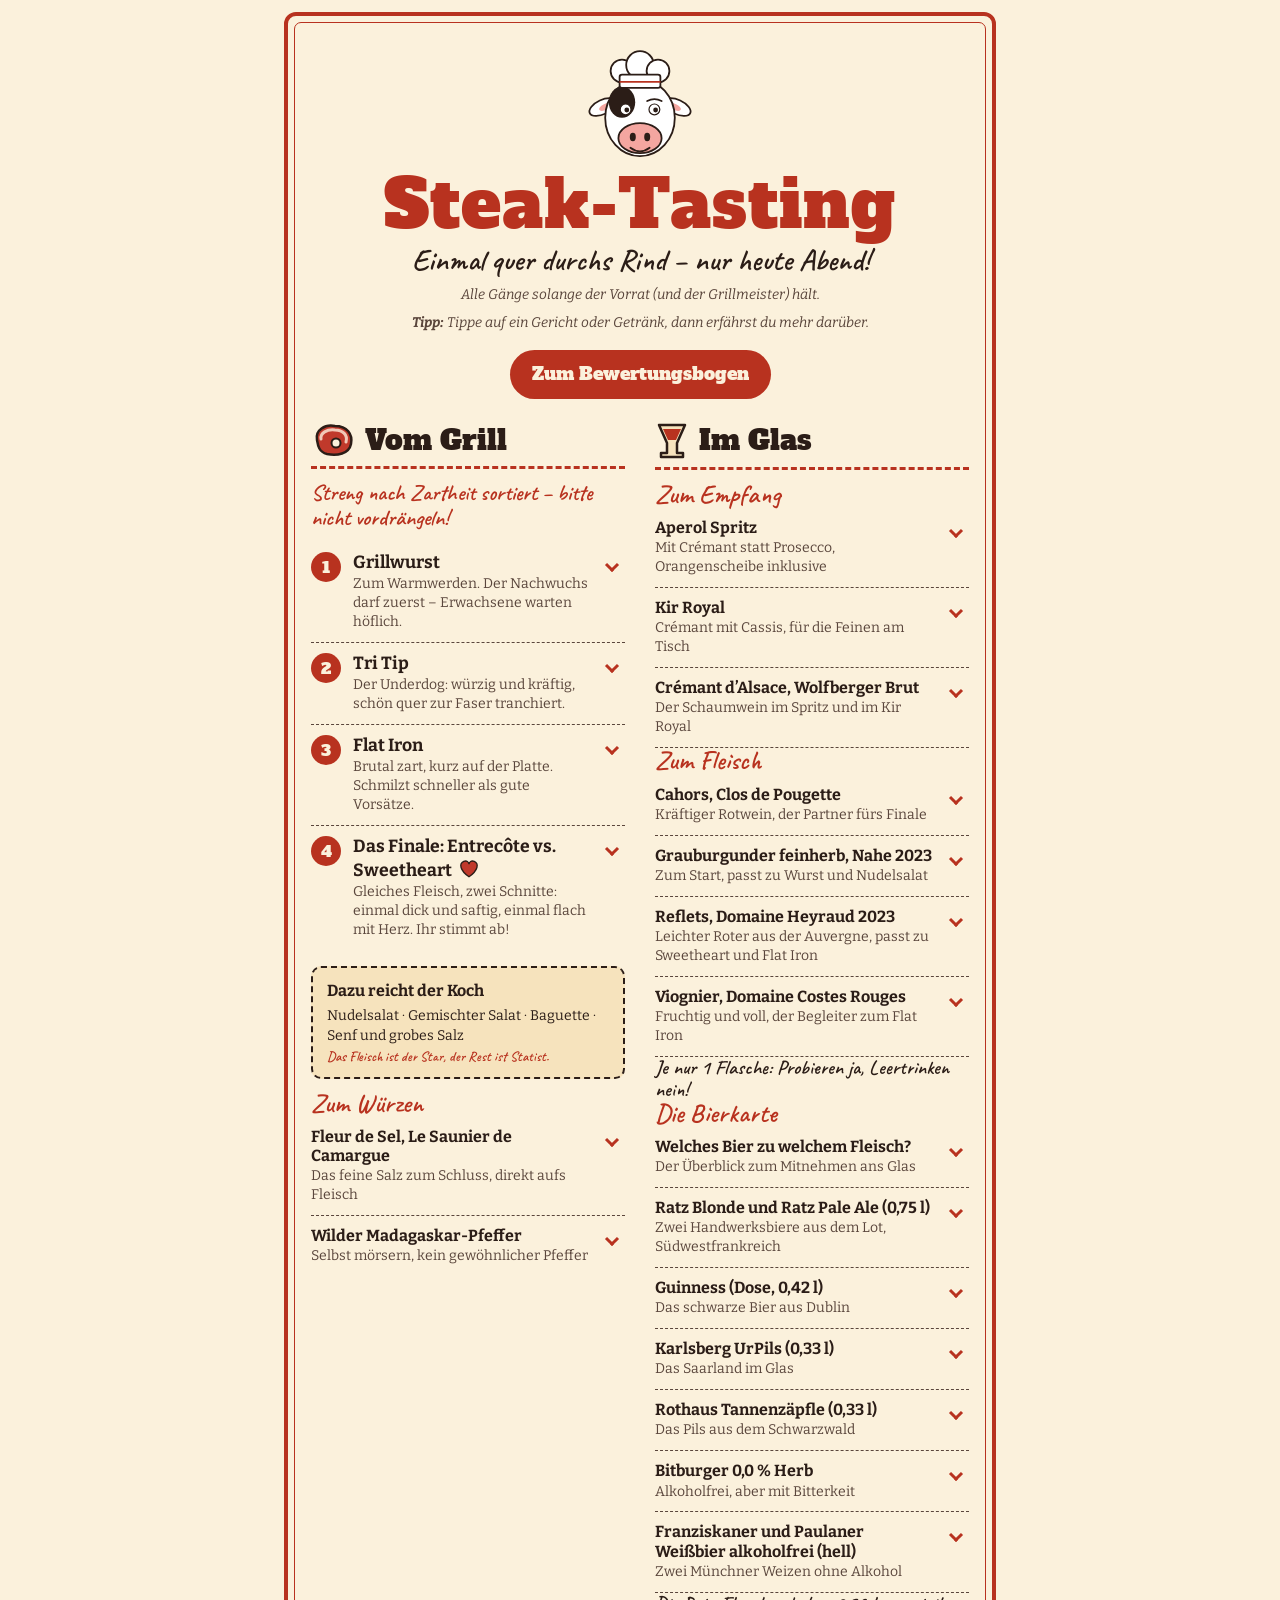
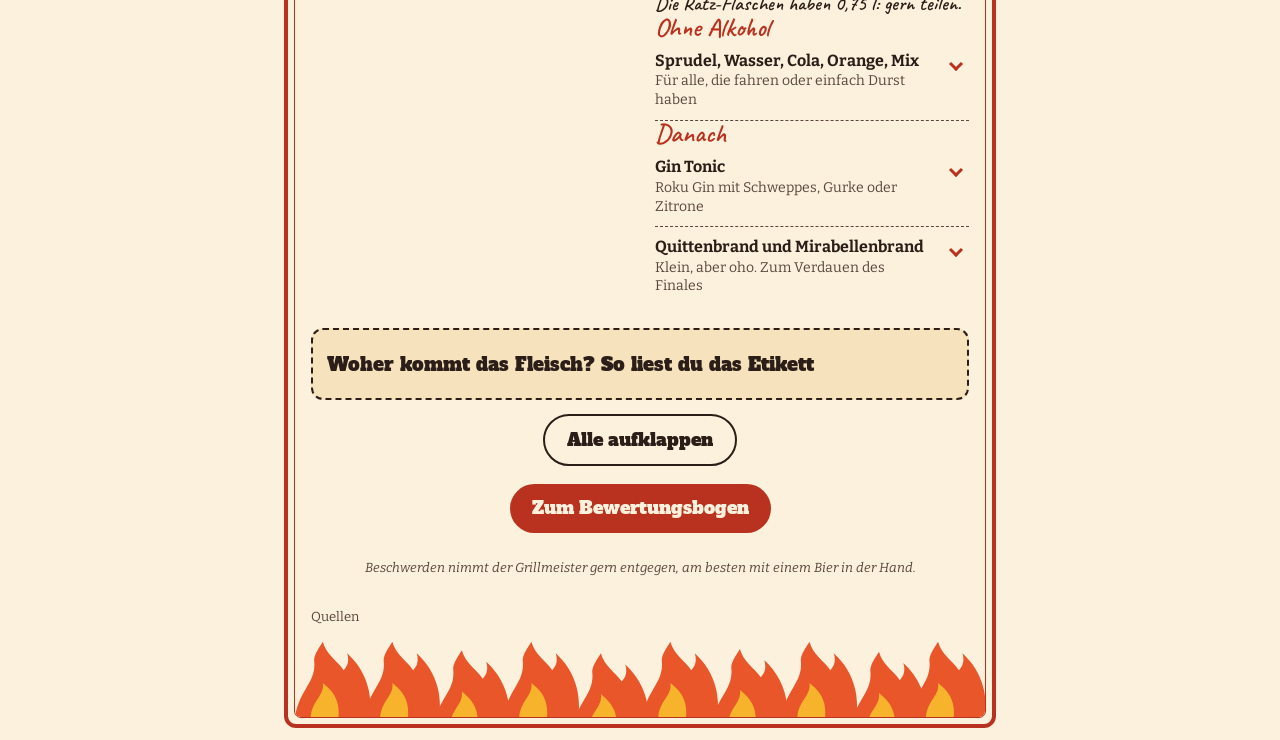
<file: index.html>
<!doctype html>
<html lang="de">
<head>
<meta charset="utf-8">
<meta name="viewport" content="width=device-width, initial-scale=1">
<meta name="color-scheme" content="light">
<meta name="theme-color" content="#b8321f">
<title>Steak-Tasting</title>
<link rel="preconnect" href="https://fonts.googleapis.com">
<link rel="preconnect" href="https://fonts.gstatic.com" crossorigin>
<link href="https://fonts.googleapis.com/css2?family=Alfa+Slab+One&family=Bitter:ital,wght@0,400;0,700;1,400&family=Caveat:wght@600&display=swap" rel="stylesheet">
<link rel="stylesheet" href="style.css">
<link rel="stylesheet" href="karte.css">
</head>
<body>
<main class="page">
<div class="frame"><div class="frame-in">

<header class="head">
<svg viewBox="0 0 200 200" xmlns="http://www.w3.org/2000/svg" role="img" aria-label="Kuh mit Kochmütze">
<ellipse cx="38" cy="100" rx="24" ry="12" transform="rotate(-25 38 100)" fill="#ffffff" stroke="#2b1d17" stroke-width="3"/>
<ellipse cx="162" cy="100" rx="24" ry="12" transform="rotate(25 162 100)" fill="#ffffff" stroke="#2b1d17" stroke-width="3"/>
<ellipse cx="42" cy="100" rx="11" ry="5" transform="rotate(-25 42 100)" fill="#f4a6a0"/>
<ellipse cx="158" cy="100" rx="11" ry="5" transform="rotate(25 158 100)" fill="#f4a6a0"/>
<ellipse cx="100" cy="118" rx="58" ry="64" fill="#ffffff" stroke="#2b1d17" stroke-width="3"/>
<ellipse cx="70" cy="92" rx="22" ry="26" fill="#2b1d17"/>
<circle cx="76" cy="104" r="9" fill="#ffffff" stroke="#2b1d17" stroke-width="2"/>
<circle cx="78" cy="105" r="4" fill="#2b1d17"/>
<circle cx="124" cy="104" r="9" fill="#ffffff" stroke="#2b1d17" stroke-width="2"/>
<circle cx="126" cy="105" r="4" fill="#2b1d17"/>
<path d="M112 90 Q124 84 136 90" fill="none" stroke="#2b1d17" stroke-width="3" stroke-linecap="round"/>
<ellipse cx="100" cy="152" rx="36" ry="25" fill="#f4a6a0" stroke="#2b1d17" stroke-width="3"/>
<ellipse cx="88" cy="150" rx="5" ry="7" fill="#2b1d17"/>
<ellipse cx="112" cy="150" rx="5" ry="7" fill="#2b1d17"/>
<path d="M84 168 Q100 180 116 168" fill="none" stroke="#2b1d17" stroke-width="3" stroke-linecap="round"/>
<circle cx="70" cy="40" r="19" fill="#ffffff" stroke="#2b1d17" stroke-width="3"/>
<circle cx="100" cy="30" r="23" fill="#ffffff" stroke="#2b1d17" stroke-width="3"/>
<circle cx="130" cy="40" r="19" fill="#ffffff" stroke="#2b1d17" stroke-width="3"/>
<rect x="66" y="46" width="68" height="22" rx="4" fill="#ffffff" stroke="#2b1d17" stroke-width="3"/>
<line x1="66" y1="58" x2="134" y2="58" stroke="#b8321f" stroke-width="3"/>
</svg>
<h1>Steak-Tasting</h1>
<p class="sub">Einmal quer durchs Rind – nur heute Abend!</p>
<p class="small">Alle Gänge solange der Vorrat (und der Grillmeister) hält.</p>
<p class="small"><b>Tipp:</b> Tippe auf ein Gericht oder Getränk, dann erfährst du mehr darüber.</p>
</header>

<div class="cta"><a class="btn" href="bewertung.html">Zum Bewertungsbogen</a></div>

<div class="cols">

<section class="col" aria-labelledby="h-grill">
<h2 id="h-grill">
<svg width="44" height="36" viewBox="0 0 44 36" xmlns="http://www.w3.org/2000/svg" role="img" aria-label="Steak">
<path d="M6 18 C4 8 14 2 24 4 C36 4 42 12 40 22 C38 32 26 34 16 32 C8 30 7 24 6 18 Z" fill="#c0392b" stroke="#2b1d17" stroke-width="2.5"/>
<path d="M10 17 C9 11 16 7 24 8 C32 8 37 13 35 20" fill="none" stroke="#f1c9b8" stroke-width="3" stroke-linecap="round"/>
<circle cx="25" cy="21" r="4.5" fill="#fbf1dc" stroke="#2b1d17" stroke-width="2"/>
</svg>
Vom Grill</h2>
<p class="hand">Streng nach Zartheit sortiert – bitte nicht vordrängeln!</p>

<div id="dishes"></div>

<div class="side">
<b>Dazu reicht der Koch</b>
<p>Nudelsalat · Gemischter Salat · Baguette · Senf und grobes Salz</p>
<p class="hand">Das Fleisch ist der Star, der Rest ist Statist.</p>
</div>

<div id="wuerz"></div>
</section>

<section class="col" aria-labelledby="h-glas">
<h2 id="h-glas">
<svg width="34" height="40" viewBox="0 0 34 40" xmlns="http://www.w3.org/2000/svg" role="img" aria-label="Glas"><path d="M4 4 H30 L22 22 V32 H28 V36 H6 V32 H12 V22 Z" fill="#f6e3bd" stroke="#2b1d17" stroke-width="2.5" stroke-linejoin="round"/><path d="M8 8 H26 L21 19 H13 Z" fill="#b8321f"/></svg>
Im Glas</h2>

<div id="glas"></div>
</section>

</div>

<details class="herk">
<summary>Woher kommt das Fleisch? So liest du das Etikett</summary>
<p>In der EU muss auf jeder Packung Rindfleisch stehen, woher es kommt. Das ist die Spur vom Tier bis in die Kühltheke:</p>
<ul>
<li><b>Geboren in:</b> das Land, in dem das Kalb zur Welt kam.</li>
<li><b>Gemästet in:</b> das Land, in dem es aufgezogen wurde.</li>
<li><b>Geschlachtet in:</b> das Land der Schlachtung, dazu die Zulassungsnummer des Schlachthofs.</li>
<li><b>Zerlegt in:</b> das Land, in dem das Fleisch in Stücke geschnitten wurde, mit Zulassungsnummer des Zerlegebetriebs.</li>
<li><b>Referenznummer:</b> sie verbindet das Fleisch mit dem Tier, zum Beispiel über die Ohrmarke oder eine Charge.</li>
<li><b>Zulassungsnummer:</b> Kürzel wie „DE TH 01829“ stehen für Deutschland, das Bundesland (hier TH = Thüringen) und die Nummer des Betriebs.</li>
</ul>
<p>Passiert alles im selben Land, steht dort nur „Herkunft“ und das Land. Bei jungen Tieren steht zusätzlich Kalbfleisch (bis 8 Monate) oder Jungrindfleisch (8 bis 12 Monate).</p>
<p>Was auf den Packungen von heute Abend steht, findest du bei den einzelnen Gerichten.</p>
</details>

<div class="tools"><button type="button" class="btn alt" id="toggleall">Alle aufklappen</button></div>

<div class="cta"><a class="btn" href="bewertung.html">Zum Bewertungsbogen</a></div>
<p class="foot">Beschwerden nimmt der Grillmeister gern entgegen, am besten mit einem Bier in der Hand.</p>

<details class="quellen">
<summary>Quellen</summary>
<ul>
<li><a href="https://www.weber.com/DE/de/grillgeschichten/grill-know-how/wahlaufruf-für-das-bürgermeisterstück/weber-157671.html">Weber: Bürgermeisterstück</a></li>
<li><a href="https://www.weber.com/DE/de/grillgeschichten/grill-know-how/flat-iron-steak-herzhaft-nussiger-grillgenuss/weber-155459.html">Weber: Flat-Iron-Steak</a></li>
<li><a href="https://en.wikipedia.org/wiki/Flat_iron_steak">Wikipedia: Flat iron steak</a></li>
<li><a href="https://www.kuechenfibel.de/faq/was-ist-rinder-entrecote">Küchenfibel: Rinder-Entrecôte</a></li>
<li><a href="https://www.landkreis-aurich.de/fileadmin/dateiablage/buergerservice/Merkblatt_Rindfleischetikettierung.pdf">Landkreis Aurich: Rindfleischetikettierung</a></li>
<li><a href="https://en.wikipedia.org/wiki/Cahors_wine">Wikipedia: Cahors wine</a></li>
<li><a href="https://www.bmluk.gv.at/themen/lebensmittel/trad-lebensmittel/getraenke/grauburgunder.html">BMLUK: Grauburgunder</a></li>
<li><a href="https://www.decanter.com/features/viognier-246278/">Decanter: Viognier</a></li>
<li><a href="https://www.falstaff.com/en/news/the-mayors-legacy-the-kir-royal">Falstaff: Kir Royal</a></li>
<li><a href="https://www.about-drinks.com/roku-gin-der-authentisch-japanische-premium-craft-gin/">About Drinks: Roku Gin</a></li>
<li><a href="https://lebensmittelpraxis.de/warenkunden/16713-warenverkaufskunde-obstbraende.html?showall=1">Lebensmittelpraxis: Obstbrände</a></li>
</ul>
</details>

<svg class="flames" viewBox="0 0 794 110" preserveAspectRatio="none" xmlns="http://www.w3.org/2000/svg" role="img" aria-label="Flammen">
<defs>
<g id="fl">
<path fill="#e8562a" d="M0 110 C5 70 25 62 22 30 C22 22 28 12 32 4 C36 22 48 30 56 44 C62 36 62 28 60 20 C78 40 90 70 86 110 Z"/>
<path fill="#f7b32b" d="M18 110 C20 86 34 80 32 62 C42 72 52 84 50 110 Z"/>
</g>
</defs>
<use href="#fl" x="0" y="0"/><use href="#fl" x="80" y="0"/><use href="#fl" x="160" y="12"/><use href="#fl" x="240" y="0"/><use href="#fl" x="320" y="16"/><use href="#fl" x="400" y="0"/><use href="#fl" x="480" y="10"/><use href="#fl" x="560" y="0"/><use href="#fl" x="640" y="14"/><use href="#fl" x="708" y="0"/>
</svg>

</div></div>
</main>
<script src="karte.js"></script>
</body>
</html>
</file>
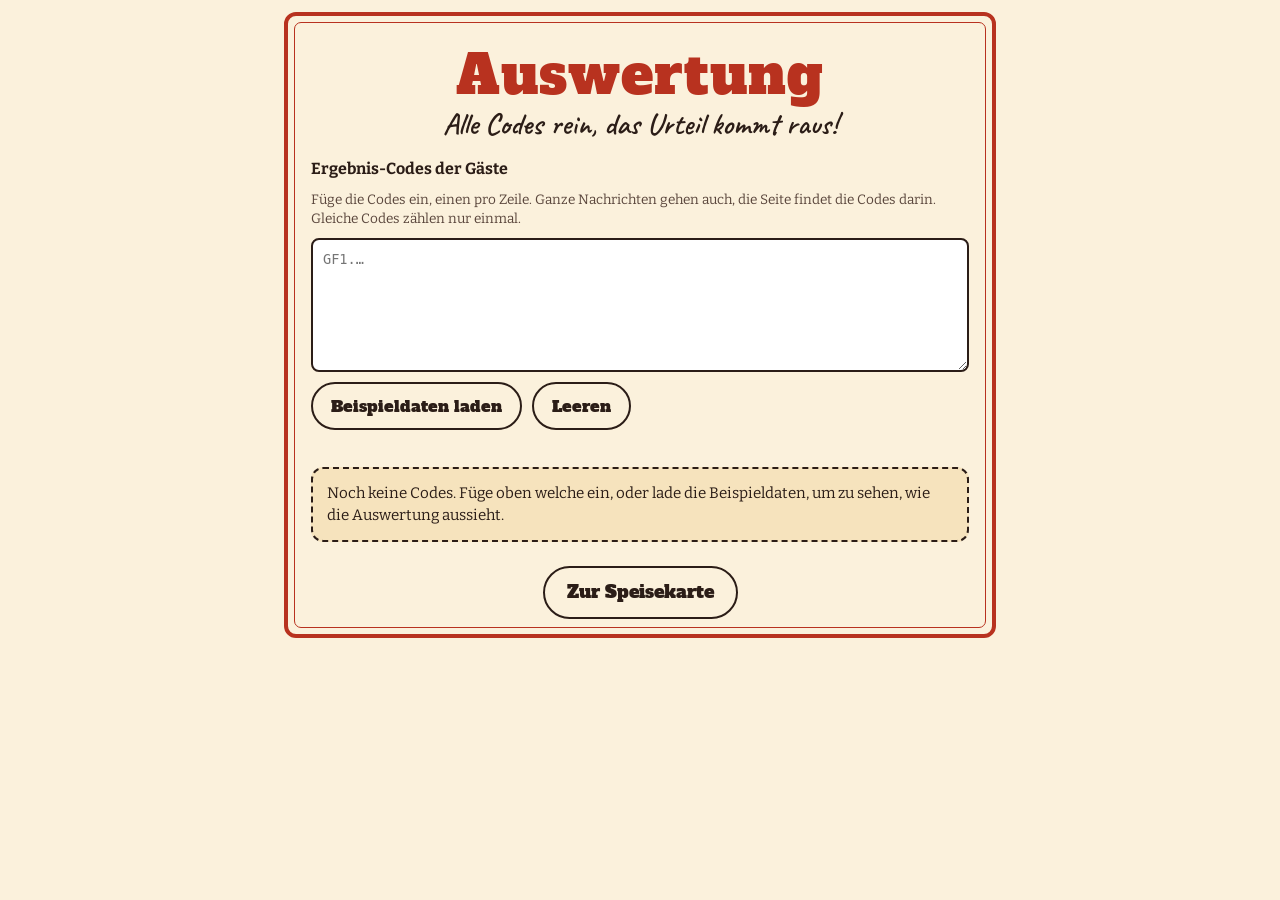
<file: auswertung.html>
<!doctype html>
<html lang="de">
<head>
<meta charset="utf-8">
<meta name="viewport" content="width=device-width, initial-scale=1">
<meta name="color-scheme" content="light">
<meta name="robots" content="noindex">
<meta name="theme-color" content="#b8321f">
<title>Auswertung Steak-Tasting</title>
<link rel="preconnect" href="https://fonts.googleapis.com">
<link rel="preconnect" href="https://fonts.gstatic.com" crossorigin>
<link href="https://fonts.googleapis.com/css2?family=Alfa+Slab+One&family=Bitter:ital,wght@0,400;0,700;1,400&family=Caveat:wght@600&display=swap" rel="stylesheet">
<link rel="stylesheet" href="style.css">
<link rel="stylesheet" href="extra.css">
</head>
<body>
<main class="page">
<div class="frame"><div class="frame-in">

<header class="head">
<h1 style="font-size: clamp(1.9rem, 9vw, 3.4rem); overflow-wrap: anywhere">Auswertung</h1>
<p class="sub">Alle Codes rein, das Urteil kommt raus!</p>
</header>

<div class="eval-in codes">
<label for="codes">Ergebnis-Codes der Gäste</label>
<p class="note">Füge die Codes ein, einen pro Zeile. Ganze Nachrichten gehen auch, die Seite findet die Codes darin. Gleiche Codes zählen nur einmal.</p>
<textarea id="codes" rows="6" spellcheck="false" placeholder="GF1.…"></textarea>
<div class="row-btns">
<button type="button" class="btn alt" id="sample">Beispieldaten laden</button>
<button type="button" class="btn alt" id="clear">Leeren</button>
</div>
</div>

<p class="status" id="status" role="status"></p>

<div class="empty" id="empty">Noch keine Codes. Füge oben welche ein, oder lade die Beispieldaten, um zu sehen, wie die Auswertung aussieht.</div>

<div class="results" id="results" hidden>
<div class="banner" id="banner" hidden>
<span class="k">Sieger nach Herzen</span>
<span class="v" id="winner"></span>
</div>

<div class="blk">
<h2>Die Schnitte im Vergleich</h2>
<div class="scroll"><table class="rank" id="rank"></table></div>
<p class="note">Durchschnitt aus den vergebenen Zahlen von 1 bis 5. Felder, die ein Gast offen gelassen hat, zählen nicht mit. Der beste Wert pro Spalte ist hervorgehoben.</p>
</div>

<div class="blk">
<h2>Favorit des Abends</h2>
<div class="blk" id="favbars"></div>
</div>

<div class="blk">
<h2>Das Duell: dick oder mit Herz?</h2>
<div class="blk" id="duellbars"></div>
</div>

<div class="blk">
<h2>Bestes Getränk zum Fleisch</h2>
<ul class="list" id="drinks"></ul>
</div>

<p class="note" id="guests"></p>
</div>

<div class="actions">
<a class="btn alt" href="index.html">Zur Speisekarte</a>
</div>

</div></div>
</main>

<script>
(function () {
  var CUTS = [
    { id: 'tritip', name: 'Tri Tip' },
    { id: 'flatiron', name: 'Flat Iron' },
    { id: 'entrecote', name: 'Entrecôte' },
    { id: 'sweetheart', name: 'Sweetheart' }
  ];
  var HEAD = ['Schnitt', 'Zart', 'Saftig', 'Würze', 'Kruste', 'Herzen'];
  var FAVNAMES = ['', 'Tri Tip', 'Flat Iron', 'Entrecôte', 'Sweetheart'];
  var DUELLNAMES = ['', 'Entrecôte', 'Sweetheart', 'Unentschieden'];
  var STORE = 'grillfreitag-auswertung-v1';

  var ta = document.getElementById('codes');
  var statusEl = document.getElementById('status');
  var emptyEl = document.getElementById('empty');
  var resultsEl = document.getElementById('results');

  function b64(s) {
    var bytes = new TextEncoder().encode(s);
    var bin = '';
    for (var i = 0; i < bytes.length; i++) bin += String.fromCharCode(bytes[i]);
    return btoa(bin).replace(/\+/g, '-').replace(/\//g, '_').replace(/=+$/, '');
  }
  function unb64(s) {
    s = s.replace(/-/g, '+').replace(/_/g, '/');
    while (s.length % 4) s += '=';
    var bin = atob(s);
    var bytes = new Uint8Array(bin.length);
    for (var i = 0; i < bin.length; i++) bytes[i] = bin.charCodeAt(i);
    return new TextDecoder('utf-8', { fatal: true }).decode(bytes);
  }
  function el(tag, cls, text) {
    var e = document.createElement(tag);
    if (cls) e.className = cls;
    if (text != null) e.textContent = text;
    return e;
  }
  function clear(node) { while (node.firstChild) node.removeChild(node.firstChild); }
  function fmt(x) { return x == null ? '–' : (Math.round(x * 10) / 10).toFixed(1).replace('.', ','); }

  /* Beispieldaten, nur zum Ausprobieren */
  function enc(name, digits, drink) {
    return 'GF1.' + digits + '.' + b64(name) + '.' + b64(drink);
  }
  var SAMPLE = [
    enc('Anna', '34544' + '54345' + '45455' + '44444' + '3' + '1', 'Cahors'),
    enc('Ben', '23433' + '54334' + '35444' + '44345' + '4' + '2', 'Bier'),
    enc('Chris', '33544' + '43353' + '34555' + '55345' + '3' + '3', 'cahors')
  ].join('\n');

  function analyze(text) {
    var re = /GF1\.(\d{22})\.([A-Za-z0-9_-]*)\.([A-Za-z0-9_-]*)/g;
    var seen = {}, guests = [], dupes = 0, invalid = 0, m;
    while ((m = re.exec(text)) !== null) {
      if (seen[m[0]]) { dupes++; continue; }
      seen[m[0]] = true;
      var d = m[1], ok = true, i;
      for (i = 0; i < 20; i++) { if (+d.charAt(i) > 5) ok = false; }
      if (+d.charAt(20) > 4 || +d.charAt(21) > 3) ok = false;
      var name = '', drink = '';
      try { name = unb64(m[2]); drink = unb64(m[3]); } catch (e) { ok = false; }
      if (!ok) { invalid++; continue; }
      guests.push({ d: d, name: name, drink: drink });
    }
    var unrecognized = 0;
    text.split(/\r?\n/).forEach(function (line) {
      if (line.trim() && !/GF1\.\d{22}\./.test(line)) unrecognized++;
    });
    return { guests: guests, dupes: dupes, invalid: invalid, unrecognized: unrecognized };
  }

  function stats(guests) {
    var cuts = CUTS.map(function () { return { sum: [0, 0, 0, 0, 0], n: [0, 0, 0, 0, 0] }; });
    var fav = [0, 0, 0, 0, 0], duell = [0, 0, 0, 0], drinks = {}, names = [], anon = 0;
    guests.forEach(function (g) {
      for (var ci = 0; ci < 4; ci++) {
        for (var ki = 0; ki < 5; ki++) {
          var v = +g.d.charAt(ci * 5 + ki);
          if (v > 0) { cuts[ci].sum[ki] += v; cuts[ci].n[ki]++; }
        }
      }
      fav[+g.d.charAt(20)]++;
      duell[+g.d.charAt(21)]++;
      var dn = g.drink.trim();
      if (dn) {
        var key = dn.toLowerCase().replace(/\s+/g, ' ');
        if (!drinks[key]) drinks[key] = { label: dn.replace(/\s+/g, ' '), count: 0 };
        drinks[key].count++;
      }
      var nm = g.name.trim();
      if (nm) names.push(nm); else anon++;
    });
    var avg = cuts.map(function (c) {
      return c.sum.map(function (s, i) { return c.n[i] ? s / c.n[i] : null; });
    });
    return { avg: avg, fav: fav, duell: duell, drinks: drinks, names: names, anon: anon };
  }

  function bars(container, labels, counts) {
    clear(container);
    var total = 0, max = 0, i;
    for (i = 1; i < counts.length; i++) { total += counts[i]; if (counts[i] > max) max = counts[i]; }
    if (!total) { container.appendChild(el('p', 'note', 'Noch keine Stimmen.')); return; }
    for (i = 1; i < counts.length; i++) {
      var row = el('div', 'bar');
      row.appendChild(el('span', null, labels[i]));
      var track = el('span', 'track');
      var fill = el('span', 'fill');
      fill.style.width = (counts[i] / max * 100) + '%';
      track.appendChild(fill);
      row.appendChild(track);
      row.appendChild(el('span', 'cnt', String(counts[i])));
      container.appendChild(row);
    }
  }

  function render() {
    var text = ta.value;
    try { localStorage.setItem(STORE, text); } catch (e) {}
    var a = analyze(text);
    var n = a.guests.length;

    var parts = [];
    if (n) parts.push(n + (n === 1 ? ' Bogen' : ' Bögen') + ' ausgewertet' + (text === SAMPLE ? ' (Beispieldaten)' : ''));
    if (a.dupes) parts.push(a.dupes + (a.dupes === 1 ? ' doppelter Code' : ' doppelte Codes') + ' ignoriert');
    if (a.invalid) parts.push(a.invalid + (a.invalid === 1 ? ' Code ist ungültig' : ' Codes sind ungültig'));
    if (a.unrecognized) parts.push(a.unrecognized + (a.unrecognized === 1 ? ' Zeile ohne Code' : ' Zeilen ohne Code') + ' übersprungen');
    statusEl.textContent = parts.join(' · ');

    emptyEl.hidden = n > 0;
    resultsEl.hidden = n === 0;
    if (!n) return;

    var s = stats(a.guests);

    /* Sieger nach Herzen */
    var best = null;
    s.avg.forEach(function (row) { if (row[4] != null && (best == null || row[4] > best)) best = row[4]; });
    var banner = document.getElementById('banner');
    if (best == null) {
      banner.hidden = true;
    } else {
      var winners = [];
      CUTS.forEach(function (c, i) { if (s.avg[i][4] === best) winners.push(c.name); });
      document.getElementById('winner').textContent = winners.join(' und ') + ' (Ø ' + fmt(best) + ' von 5)';
      banner.hidden = false;
    }

    /* Tabelle, sortiert nach Herzen */
    var order = CUTS.map(function (c, i) { return i; }).sort(function (x, y) {
      var ax = s.avg[x][4], ay = s.avg[y][4];
      if (ax == null && ay == null) return x - y;
      if (ax == null) return 1;
      if (ay == null) return -1;
      return ay - ax || x - y;
    });
    var maxCol = [0, 1, 2, 3, 4].map(function (k) {
      var mx = null;
      s.avg.forEach(function (row) { if (row[k] != null && (mx == null || row[k] > mx)) mx = row[k]; });
      return mx;
    });
    var table = document.getElementById('rank');
    clear(table);
    var thead = el('thead'), hr = el('tr');
    HEAD.forEach(function (h) { var th = el('th', null, h); th.scope = 'col'; hr.appendChild(th); });
    thead.appendChild(hr);
    table.appendChild(thead);
    var tbody = el('tbody');
    order.forEach(function (i) {
      var tr = el('tr');
      var th = el('th', null, CUTS[i].name); th.scope = 'row';
      th.style.textAlign = 'left';
      tr.appendChild(th);
      for (var k = 0; k < 5; k++) {
        var v = s.avg[i][k];
        var td = el('td', v != null && v === maxCol[k] ? 'best' : null, fmt(v));
        tr.appendChild(td);
      }
      tbody.appendChild(tr);
    });
    table.appendChild(tbody);

    bars(document.getElementById('favbars'), FAVNAMES, s.fav);
    bars(document.getElementById('duellbars'), DUELLNAMES, s.duell);

    var dl = document.getElementById('drinks');
    clear(dl);
    var list = Object.keys(s.drinks).map(function (k) { return s.drinks[k]; });
    list.sort(function (x, y) { return y.count - x.count || x.label.localeCompare(y.label, 'de'); });
    if (!list.length) {
      dl.appendChild(el('li', null, 'Noch keine Nennungen.'));
    } else {
      list.forEach(function (d) { dl.appendChild(el('li', null, d.label + (d.count > 1 ? ' (' + d.count + 'x)' : ''))); });
    }

    var who = s.names.slice();
    var g = 'Bewertet haben: ' + (who.length ? who.join(', ') : 'niemand mit Namen');
    if (s.anon) g += (who.length ? ' und ' : ' – ') + s.anon + (s.anon === 1 ? ' Gast ohne Namen' : ' Gäste ohne Namen');
    document.getElementById('guests').textContent = g + '.';
  }

  ta.addEventListener('input', render);
  document.getElementById('sample').addEventListener('click', function () { ta.value = SAMPLE; render(); });
  document.getElementById('clear').addEventListener('click', function () { ta.value = ''; render(); });

  try { ta.value = localStorage.getItem(STORE) || ''; } catch (e) {}
  render();
})();
</script>
</body>
</html>
</file>
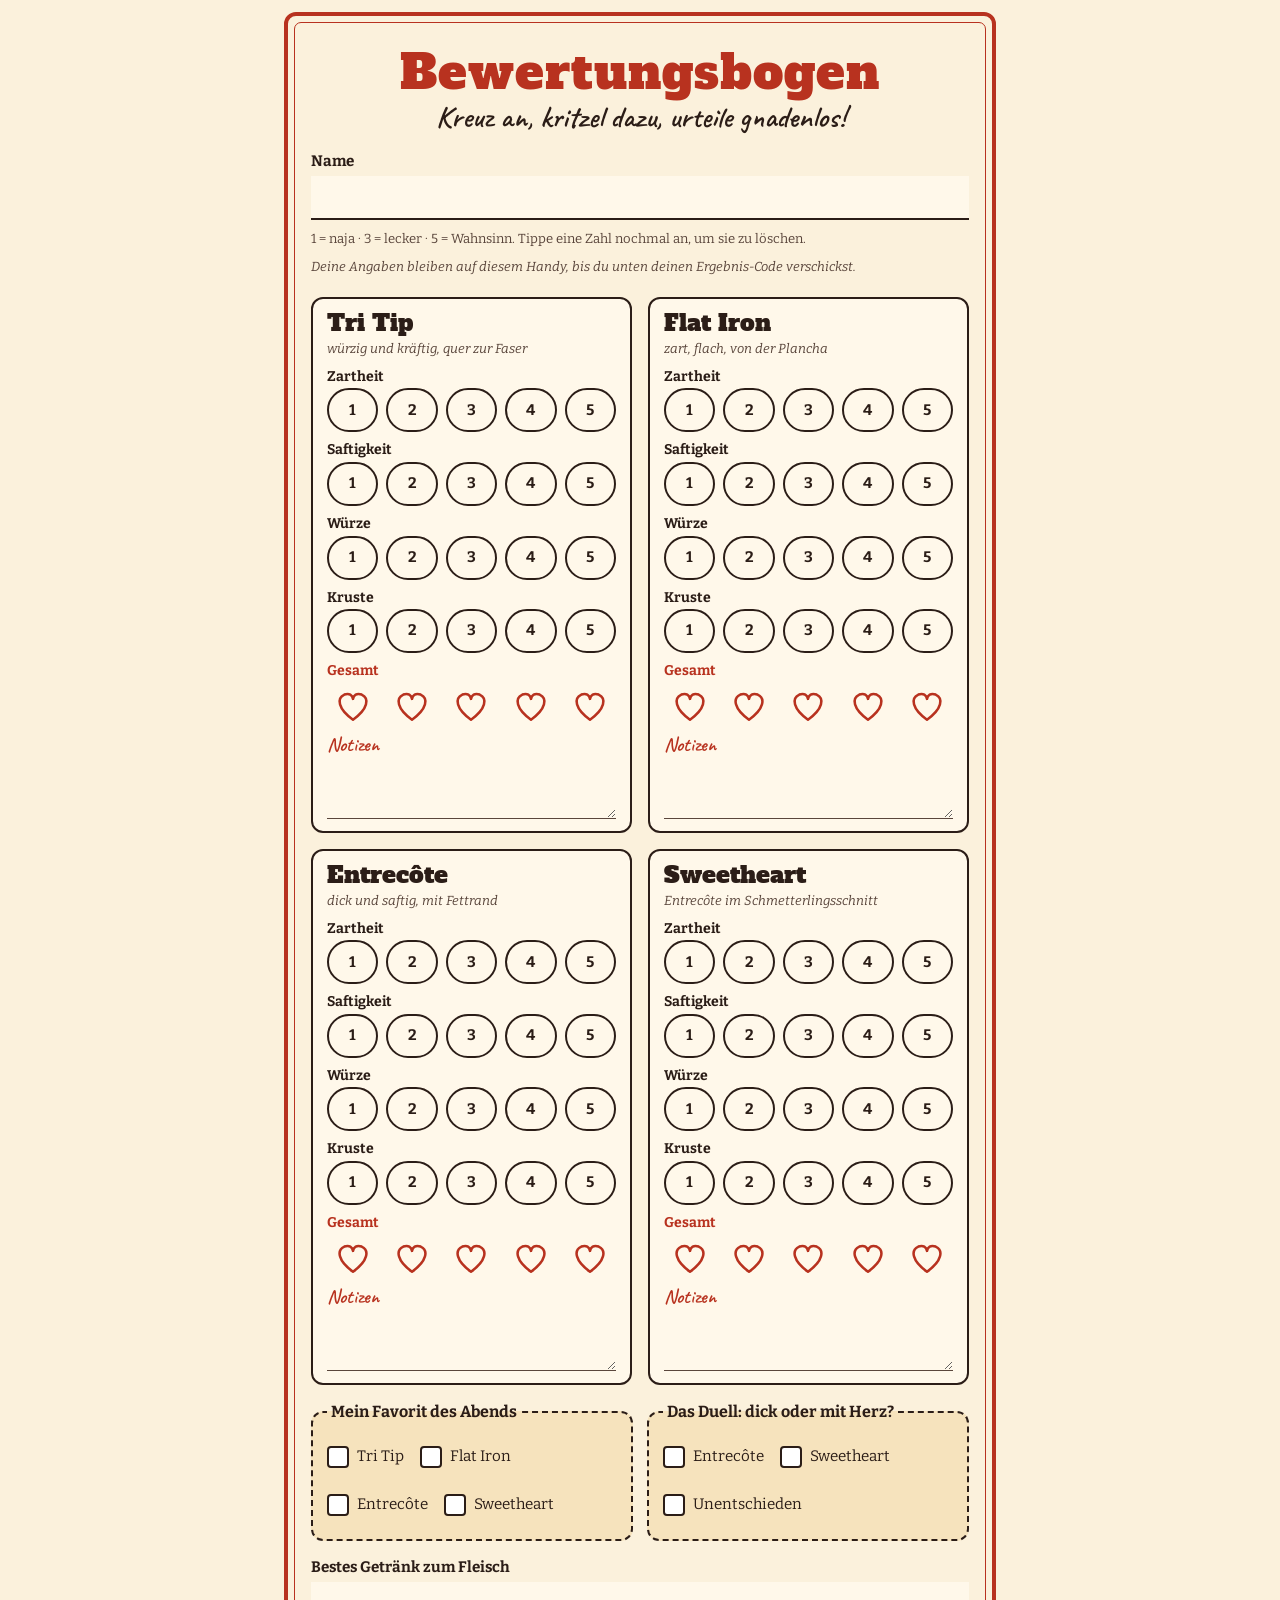
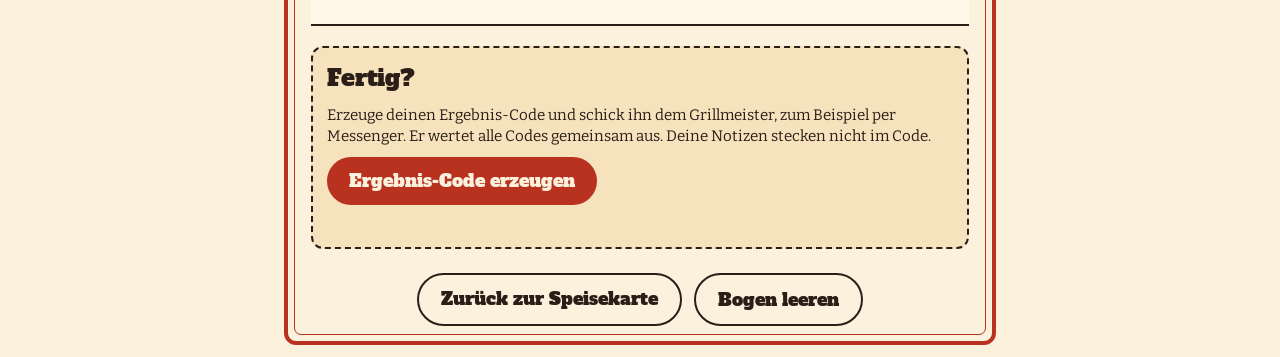
<file: bewertung.html>
<!doctype html>
<html lang="de">
<head>
<meta charset="utf-8">
<meta name="viewport" content="width=device-width, initial-scale=1">
<meta name="color-scheme" content="light">
<meta name="theme-color" content="#b8321f">
<title>Bewertungsbogen Steak-Tasting</title>
<link rel="preconnect" href="https://fonts.googleapis.com">
<link rel="preconnect" href="https://fonts.gstatic.com" crossorigin>
<link href="https://fonts.googleapis.com/css2?family=Alfa+Slab+One&family=Bitter:ital,wght@0,400;0,700;1,400&family=Caveat:wght@600&display=swap" rel="stylesheet">
<link rel="stylesheet" href="style.css">
<link rel="stylesheet" href="extra.css">
</head>
<body>
<main class="page">
<div class="frame"><div class="frame-in">

<header class="head">
<h1 style="font-size: clamp(1.5rem, 6.6vw, 3rem); overflow-wrap: anywhere">Bewertungsbogen</h1>
<p class="sub">Kreuz an, kritzel dazu, urteile gnadenlos!</p>
</header>

<div class="who">
<label class="field" for="name">Name
<input type="text" id="name" autocomplete="off" maxlength="40">
</label>
<p class="scale">1 = naja · 3 = lecker · 5 = Wahnsinn. Tippe eine Zahl nochmal an, um sie zu löschen.</p>
<p class="privacy">Deine Angaben bleiben auf diesem Handy, bis du unten deinen Ergebnis-Code verschickst.</p>
</div>

<div class="cards" id="cards"></div>

<div class="picks">
<fieldset class="pick">
<legend>Mein Favorit des Abends</legend>
<div class="opts" id="fav"></div>
</fieldset>
<fieldset class="pick">
<legend>Das Duell: dick oder mit Herz?</legend>
<div class="opts" id="duell"></div>
</fieldset>
</div>

<label class="field drinkq" for="drink">Bestes Getränk zum Fleisch
<input type="text" id="drink" autocomplete="off" maxlength="60">
</label>

<section class="done" aria-labelledby="done-h">
<h2 id="done-h">Fertig?</h2>
<p>Erzeuge deinen Ergebnis-Code und schick ihn dem Grillmeister, zum Beispiel per Messenger. Er wertet alle Codes gemeinsam aus. Deine Notizen stecken nicht im Code.</p>
<button type="button" class="btn" id="make">Ergebnis-Code erzeugen</button>
<p class="msg" id="makemsg" role="status"></p>
<div class="codebox" id="codebox" hidden>
<label for="code">Dein Code</label>
<textarea id="code" readonly rows="4"></textarea>
<div class="row-btns">
<button type="button" class="btn alt" id="copy">Code kopieren</button>
<button type="button" class="btn alt" id="share" hidden>Teilen</button>
</div>
<p class="msg" id="codemsg" role="status"></p>
</div>
</section>

<div class="actions">
<a class="btn alt" href="index.html">Zurück zur Speisekarte</a>
<button type="button" class="btn alt" id="reset">Bogen leeren</button>
</div>
<div class="confirm" id="confirm" hidden>
<span>Wirklich alle Angaben auf diesem Handy löschen?</span>
<div>
<button type="button" class="btn" id="yes">Ja, leeren</button>
<button type="button" class="btn alt" id="no">Abbrechen</button>
</div>
</div>

</div></div>
</main>

<script>
(function () {
  var CUTS = [
    { id: 'tritip', name: 'Tri Tip', hint: 'würzig und kräftig, quer zur Faser' },
    { id: 'flatiron', name: 'Flat Iron', hint: 'zart, flach, von der Plancha' },
    { id: 'entrecote', name: 'Entrecôte', hint: 'dick und saftig, mit Fettrand' },
    { id: 'sweetheart', name: 'Sweetheart', hint: 'Entrecôte im Schmetterlingsschnitt' }
  ];
  var CRIT = [
    ['zart', 'Zartheit'], ['saft', 'Saftigkeit'], ['wuerze', 'Würze'], ['kruste', 'Kruste']
  ];
  var KEYS = ['zart', 'saft', 'wuerze', 'kruste', 'gesamt'];
  var FAV = [['tritip', 'Tri Tip'], ['flatiron', 'Flat Iron'], ['entrecote', 'Entrecôte'], ['sweetheart', 'Sweetheart']];
  var DUELL = [['entrecote', 'Entrecôte'], ['sweetheart', 'Sweetheart'], ['unentschieden', 'Unentschieden']];
  var FAVIDX = { tritip: 1, flatiron: 2, entrecote: 3, sweetheart: 4 };
  var DUELLIDX = { entrecote: 1, sweetheart: 2, unentschieden: 3 };
  var KEY = 'grillfreitag-bewertung-v1';
  var HEART = '<svg viewBox="0 0 100 94" aria-hidden="true"><path d="M50 88 C8 58 4 28 26 18 C40 13 48 20 50 30 C52 20 60 13 74 18 C96 28 92 58 50 88 Z"/></svg>';

  var codeBox = document.getElementById('codebox');
  var codeEl = document.getElementById('code');
  var makeMsg = document.getElementById('makemsg');
  var codeMsg = document.getElementById('codemsg');

  var state = { name: '', fav: '', duell: '', drink: '', cuts: {} };
  CUTS.forEach(function (c) { state.cuts[c.id] = { zart: 0, saft: 0, wuerze: 0, kruste: 0, gesamt: 0, notiz: '' }; });

  function load() {
    try {
      var raw = localStorage.getItem(KEY);
      if (!raw) return;
      var s = JSON.parse(raw);
      state.name = s.name || ''; state.fav = s.fav || ''; state.duell = s.duell || ''; state.drink = s.drink || '';
      CUTS.forEach(function (c) {
        var o = (s.cuts && s.cuts[c.id]) || {};
        KEYS.forEach(function (k) { state.cuts[c.id][k] = +o[k] || 0; });
        state.cuts[c.id].notiz = o.notiz || '';
      });
    } catch (e) {}
  }
  function save() {
    try { localStorage.setItem(KEY, JSON.stringify(state)); } catch (e) {}
    if (!codeBox.hidden) codeEl.value = makeCode();
  }

  function b64(s) {
    var bytes = new TextEncoder().encode(s);
    var bin = '';
    for (var i = 0; i < bytes.length; i++) bin += String.fromCharCode(bytes[i]);
    return btoa(bin).replace(/\+/g, '-').replace(/\//g, '_').replace(/=+$/, '');
  }
  function makeCode() {
    var d = '';
    CUTS.forEach(function (c) { KEYS.forEach(function (k) { d += state.cuts[c.id][k]; }); });
    d += (FAVIDX[state.fav] || 0);
    d += (DUELLIDX[state.duell] || 0);
    return 'GF1.' + d + '.' + b64(state.name.trim()) + '.' + b64(state.drink.trim());
  }
  function anythingRated() {
    var any = !!(state.fav || state.duell);
    CUTS.forEach(function (c) { KEYS.forEach(function (k) { if (state.cuts[c.id][k] > 0) any = true; }); });
    return any;
  }

  function build() {
    var html = '';
    CUTS.forEach(function (c) {
      html += '<section class="cut" aria-labelledby="t-' + c.id + '"><h2 id="t-' + c.id + '">' + c.name + '</h2><p class="hint">' + c.hint + '</p>';
      CRIT.forEach(function (k) {
        html += '<div class="row" role="group" aria-label="' + k[1] + ' ' + c.name + '"><span class="lab">' + k[1] + '</span><div class="dots">';
        for (var n = 1; n <= 5; n++) {
          html += '<button type="button" class="dot" data-cut="' + c.id + '" data-k="' + k[0] + '" data-v="' + n + '" aria-pressed="false" aria-label="' + k[1] + ' ' + n + ' von 5">' + n + '</button>';
        }
        html += '</div></div>';
      });
      html += '<div class="row rowh" role="group" aria-label="Gesamt ' + c.name + '"><span class="lab">Gesamt</span><div class="hearts">';
      for (var h = 1; h <= 5; h++) {
        html += '<button type="button" class="hbtn" data-cut="' + c.id + '" data-k="gesamt" data-v="' + h + '" aria-pressed="false" aria-label="Gesamt ' + h + ' von 5 Herzen">' + HEART + '</button>';
      }
      html += '</div></div>';
      html += '<label class="nlab" for="n-' + c.id + '">Notizen</label><textarea id="n-' + c.id + '" data-note="' + c.id + '" maxlength="200" rows="2"></textarea>';
      html += '</section>';
    });
    document.getElementById('cards').innerHTML = html;

    function radios(id, name, list) {
      var out = '';
      list.forEach(function (o) {
        out += '<label class="opt"><input type="radio" name="' + name + '" value="' + o[0] + '" data-radio="' + name + '"><span>' + o[1] + '</span></label>';
      });
      document.getElementById(id).innerHTML = out;
    }
    radios('fav', 'fav', FAV);
    radios('duell', 'duell', DUELL);
  }

  function paint() {
    var nodes = document.querySelectorAll('[data-cut][data-k]');
    for (var i = 0; i < nodes.length; i++) {
      var b = nodes[i];
      var cur = state.cuts[b.getAttribute('data-cut')][b.getAttribute('data-k')];
      var v = +b.getAttribute('data-v');
      var on = b.getAttribute('data-k') === 'gesamt' ? v <= cur : v === cur;
      b.setAttribute('aria-pressed', on ? 'true' : 'false');
    }
    var rs = document.querySelectorAll('[data-radio]');
    for (var j = 0; j < rs.length; j++) {
      rs[j].checked = state[rs[j].getAttribute('data-radio')] === rs[j].value;
    }
  }

  function fillFields() {
    document.getElementById('name').value = state.name;
    document.getElementById('drink').value = state.drink;
    CUTS.forEach(function (c) { document.getElementById('n-' + c.id).value = state.cuts[c.id].notiz; });
  }

  document.addEventListener('click', function (e) {
    var b = e.target.closest ? e.target.closest('[data-cut][data-k]') : null;
    if (!b) return;
    var cut = state.cuts[b.getAttribute('data-cut')];
    var k = b.getAttribute('data-k');
    var v = +b.getAttribute('data-v');
    cut[k] = cut[k] === v ? 0 : v;
    save(); paint();
  });
  document.addEventListener('change', function (e) {
    var r = e.target.getAttribute && e.target.getAttribute('data-radio');
    if (r) { state[r] = e.target.value; save(); }
  });
  document.addEventListener('input', function (e) {
    var t = e.target;
    if (t.id === 'name') state.name = t.value;
    else if (t.id === 'drink') state.drink = t.value;
    else if (t.getAttribute('data-note')) state.cuts[t.getAttribute('data-note')].notiz = t.value;
    else return;
    save();
  });

  /* Ergebnis-Code */
  document.getElementById('make').addEventListener('click', function () {
    codeMsg.textContent = '';
    if (!anythingRated()) {
      codeBox.hidden = true;
      makeMsg.textContent = 'Vergib erst ein paar Zahlen oder Herzen, dann gibt es einen Code.';
      return;
    }
    makeMsg.textContent = '';
    codeEl.value = makeCode();
    codeBox.hidden = false;
    codeMsg.textContent = 'Der Code ändert sich mit, wenn du noch etwas an deinem Bogen änderst.';
  });
  codeEl.addEventListener('focus', function () { codeEl.select(); });
  document.getElementById('copy').addEventListener('click', function () {
    var manual = 'Markiere den Code und kopiere ihn von Hand.';
    function fallback() {
      codeEl.focus(); codeEl.select();
      var ok = false;
      try { ok = document.execCommand('copy'); } catch (e) {}
      codeMsg.textContent = ok ? 'Kopiert. Jetzt dem Grillmeister schicken.' : manual;
    }
    if (navigator.clipboard && navigator.clipboard.writeText) {
      navigator.clipboard.writeText(codeEl.value).then(function () {
        codeMsg.textContent = 'Kopiert. Jetzt dem Grillmeister schicken.';
      }, fallback);
    } else {
      fallback();
    }
  });
  var shareBtn = document.getElementById('share');
  if (navigator.share) {
    shareBtn.hidden = false;
    shareBtn.addEventListener('click', function () {
      navigator.share({ title: 'Mein Steak-Tasting-Code', text: codeEl.value }).catch(function () {});
    });
  }

  var confirmBox = document.getElementById('confirm');
  document.getElementById('reset').addEventListener('click', function () { confirmBox.hidden = false; });
  document.getElementById('no').addEventListener('click', function () { confirmBox.hidden = true; });
  document.getElementById('yes').addEventListener('click', function () {
    state.name = ''; state.fav = ''; state.duell = ''; state.drink = '';
    CUTS.forEach(function (c) { state.cuts[c.id] = { zart: 0, saft: 0, wuerze: 0, kruste: 0, gesamt: 0, notiz: '' }; });
    codeBox.hidden = true; codeEl.value = ''; makeMsg.textContent = ''; codeMsg.textContent = '';
    save(); fillFields(); paint(); confirmBox.hidden = true;
  });

  build(); load(); fillFields(); paint();
})();
</script>
</body>
</html>
</file>
<file: style.css>
:root {
  --cream: #fbf1dc;
  --ink: #2b1d17;
  --red: #b8321f;
  --muted: #5a463c;
  --card: #fff8ea;
  --tan: #f6e3bd;
  --display: 'Alfa Slab One', Georgia, serif;
  --body: 'Bitter', Georgia, serif;
  --hand: 'Caveat', 'Segoe Script', cursive;
}
* { box-sizing: border-box; }
html { -webkit-text-size-adjust: 100%; }
body {
  margin: 0;
  background: var(--cream);
  color: var(--ink);
  font-family: var(--body);
  font-size: 16px;
  line-height: 1.4;
}
.page { max-width: 46rem; margin: 0 auto; padding: 12px; }
.frame { border: 4px solid var(--red); border-radius: 12px; padding: 6px; }
.frame-in { border: 1px solid var(--red); border-radius: 7px; padding: 24px 16px 0; overflow: hidden; }
a { color: var(--red); }
:focus-visible { outline: 3px solid var(--ink); outline-offset: 2px; }

.head { display: grid; justify-items: center; text-align: center; gap: 2px; }
.head svg { width: 120px; height: 120px; }
h1 { font-family: var(--display); font-weight: 400; color: var(--red); font-size: clamp(2.3rem, 11vw, 4.2rem); line-height: 1.05; margin: 0; letter-spacing: 1px; }
.sub { font-family: var(--hand); font-weight: 600; font-size: 1.9rem; line-height: 1.1; margin: 2px 0 0; }
.small { font-size: 0.875rem; font-style: italic; color: var(--muted); margin: 6px 0 0; }

.btn {
  display: inline-block;
  background: var(--red);
  color: var(--cream);
  font-family: var(--display);
  font-size: 1.1rem;
  text-decoration: none;
  padding: 12px 22px;
  min-height: 48px;
  border-radius: 999px;
  border: 0;
  cursor: pointer;
}
.btn.alt { background: transparent; color: var(--ink); border: 2px solid var(--ink); }
.cta { display: grid; justify-items: center; margin: 18px 0 4px; }

.cols { display: grid; grid-template-columns: 1fr; gap: 28px; margin-top: 22px; }
@media (min-width: 40rem) { .cols { grid-template-columns: 1fr 1fr; gap: 30px; } }
.col { display: grid; gap: 12px; align-content: start; min-width: 0; }
.col h2 { display: flex; align-items: center; gap: 10px; font-family: var(--display); font-weight: 400; font-size: 1.75rem; margin: 0; padding-bottom: 6px; border-bottom: 3px dashed var(--red); }
.hand { font-family: var(--hand); font-weight: 600; color: var(--red); font-size: 1.4rem; line-height: 1.1; margin: 0; }
.hand.ink { color: var(--ink); font-size: 1.25rem; }
.hand.big { font-size: 1.65rem; line-height: 1; }

.item { display: grid; grid-template-columns: 30px 1fr; gap: 12px; align-items: start; }
.num { width: 30px; height: 30px; border-radius: 50%; background: var(--red); color: var(--cream); font-family: var(--display); font-size: 1rem; display: grid; place-items: center; }
.item b, .drink b { display: block; font-size: 1.1rem; line-height: 1.2; }
.item span, .drink span { display: block; font-size: 0.875rem; color: var(--muted); line-height: 1.35; margin-top: 2px; }
.drink { display: block; }
.drink b { font-size: 1rem; line-height: 1.25; }
.drink span { font-size: 0.82rem; margin-top: 0; }
.heart-inline { display: inline-block; vertical-align: -3px; margin-left: 6px; }

.side { border: 2px dashed var(--ink); border-radius: 10px; background: var(--tan); padding: 12px 14px; display: grid; gap: 4px; margin-top: 4px; }
.side b { font-size: 1rem; }
.side p { margin: 0; font-size: 0.875rem; }

.foot { text-align: center; font-size: 0.82rem; font-style: italic; color: var(--muted); margin: 26px 0 8px; padding: 0 8px; }
.flames { display: block; width: calc(100% + 32px); margin: 0 -16px; height: 78px; }

/* Bewertungsbogen */
.who { display: grid; gap: 10px; margin-top: 16px; }
.field { display: grid; gap: 4px; font-weight: 700; font-size: 0.95rem; }
.field input[type=text] { font: inherit; font-weight: 400; background: var(--card); color: var(--ink); border: 0; border-bottom: 2px solid var(--ink); border-radius: 0; padding: 10px 4px; min-height: 44px; width: 100%; }
.scale { font-size: 0.82rem; color: var(--muted); margin: 0; }
.privacy { font-size: 0.82rem; color: var(--muted); margin: 0; font-style: italic; }

.cards { display: grid; gap: 16px; margin-top: 20px; }
@media (min-width: 46rem) { .cards { grid-template-columns: 1fr 1fr; } }
.cut { border: 2px solid var(--ink); border-radius: 12px; background: var(--card); padding: 12px 14px; display: grid; gap: 8px; align-content: start; min-width: 0; }
.cut h2 { font-family: var(--display); font-weight: 400; font-size: 1.45rem; line-height: 1.1; margin: 0; }
.cut .hint { font-size: 0.82rem; font-style: italic; color: var(--muted); margin: -4px 0 0; }
.row { display: grid; gap: 2px; }
.row .lab { font-weight: 700; font-size: 0.875rem; }
.dots { display: grid; grid-template-columns: repeat(5, 1fr); gap: 8px; }
.dot { font: inherit; font-weight: 700; font-size: 0.95rem; color: var(--ink); background: transparent; border: 2px solid var(--ink); border-radius: 999px; min-height: 44px; cursor: pointer; padding: 0; }
.dot[aria-pressed=true] { background: var(--red); border-color: var(--red); color: var(--cream); }
.rowh .lab { color: var(--red); }
.hearts { display: grid; grid-template-columns: repeat(5, 1fr); gap: 8px; }
.hbtn { background: transparent; border: 0; padding: 0; min-height: 44px; cursor: pointer; display: grid; place-items: center; }
.hbtn svg { width: 36px; height: 34px; }
.hbtn path { fill: none; stroke: var(--red); stroke-width: 7; stroke-linejoin: round; }
.hbtn[aria-pressed=true] path { fill: var(--red); }
.cut textarea { font: inherit; font-size: 0.95rem; background: transparent; color: var(--ink); border: 0; border-bottom: 1px solid var(--muted); border-radius: 0; padding: 6px 2px; width: 100%; min-height: 56px; resize: vertical; }
.cut .nlab { font-family: var(--hand); font-weight: 600; font-size: 1.25rem; color: var(--red); line-height: 1; }

.pick { border: 2px dashed var(--ink); border-radius: 12px; background: var(--tan); padding: 12px 14px; display: grid; gap: 8px; margin: 0; min-width: 0; }
.pick legend { font-weight: 700; font-size: 1rem; padding: 0 4px; }
.picks { display: grid; gap: 14px; margin-top: 16px; }
@media (min-width: 40rem) { .picks { grid-template-columns: 1fr 1fr; } }
.opts { display: flex; flex-wrap: wrap; gap: 4px 16px; }
.opt { display: flex; align-items: center; gap: 8px; min-height: 44px; font-size: 0.95rem; cursor: pointer; }
.opt input { appearance: none; -webkit-appearance: none; width: 22px; height: 22px; margin: 0; border: 2px solid var(--ink); border-radius: 4px; background: #fff; display: grid; place-content: center; flex: none; cursor: pointer; }
.opt input:checked { background: var(--red); border-color: var(--red); }
.opt input:checked::after { content: ''; width: 6px; height: 11px; border: solid var(--cream); border-width: 0 3px 3px 0; transform: rotate(45deg) translate(-1px, -1px); }
.drinkq { margin-top: 16px; }

.actions { display: flex; flex-wrap: wrap; gap: 12px; justify-content: center; margin: 24px 0 8px; }
.confirm { text-align: center; font-size: 0.95rem; display: grid; gap: 10px; justify-items: center; margin-bottom: 8px; }
.confirm[hidden] { display: none; }
.confirm div { display: flex; gap: 10px; flex-wrap: wrap; justify-content: center; }
</file>
<file: karte.css>
/* Klickbare Karte */
.tapitem { border-bottom: 1px dashed var(--muted); }
.tapitem:last-child { border-bottom: 0; }
button.tap { all: unset; box-sizing: border-box; display: grid; grid-template-columns: auto 1fr 22px; gap: 12px; align-items: start; width: 100%; padding: 10px 0; cursor: pointer; min-height: 44px; }
button.tap:focus-visible { outline: 3px solid var(--ink); outline-offset: 2px; border-radius: 6px; }
.tapitem.drinkitem button.tap { grid-template-columns: 1fr 22px; }
button.tap .tt { display: grid; gap: 2px; min-width: 0; }
button.tap .tt b { font-size: 1.1rem; line-height: 1.2; overflow-wrap: anywhere; }
.tapitem.drinkitem button.tap .tt b { font-size: 1rem; }
button.tap .tt em { font-size: 0.875rem; font-style: normal; color: var(--muted); line-height: 1.35; }
button.tap .num { width: 30px; height: 30px; }
.chev { width: 10px; height: 10px; border-right: 3px solid var(--red); border-bottom: 3px solid var(--red); transform: rotate(45deg); margin: 8px 0 0 4px; transition: transform .15s; }
.tapitem.open .chev { transform: rotate(-135deg); margin-top: 12px; }
.detail { border-left: 4px solid var(--red); background: var(--card); border-radius: 0 10px 10px 0; margin: 0 0 12px 6px; padding: 10px 12px 12px; }
.detail[hidden] { display: none; }
.detail-in { display: grid; gap: 10px; }
.subblk { display: grid; gap: 6px; }
.subblk + .subblk { margin-top: 14px; padding-top: 12px; border-top: 2px dashed var(--ink); }
.subblk h3 { font-family: var(--display); font-weight: 400; font-size: 1.25rem; margin: 0; color: var(--red); }
.foto { margin: 0; }
.foto img { display: block; width: 100%; height: auto; border: 2px solid var(--ink); border-radius: 10px; }
.cowfig { display: grid; gap: 2px; justify-items: center; }
.cow { width: 100%; max-width: 20rem; height: auto; }
.cowcap { margin: 0; font-size: 0.75rem; font-style: italic; color: var(--muted); }
.facts { margin: 0; display: grid; gap: 2px; }
.facts dt { font-family: var(--hand); font-weight: 600; font-size: 1.3rem; line-height: 1; color: var(--red); margin-top: 8px; }
.facts dt:first-child { margin-top: 0; }
.facts dd { margin: 0; font-size: 0.95rem; line-height: 1.45; }
.facts dt.orig, .facts dd.orig { background: var(--tan); }
.facts dd.orig { padding: 6px 8px; border-radius: 0 0 8px 8px; }
.facts dt.orig { padding: 4px 8px 0; border-radius: 8px 8px 0 0; }
.tools { display: flex; justify-content: center; margin-top: 14px; }
.herk { border: 2px dashed var(--ink); border-radius: 12px; background: var(--tan); padding: 12px 14px; margin-top: 22px; }
.herk summary { cursor: pointer; font-family: var(--display); font-size: 1.15rem; line-height: 1.25; min-height: 44px; display: flex; align-items: center; }
.herk summary:focus-visible { outline: 3px solid var(--ink); outline-offset: 2px; }
.herk p, .herk li { font-size: 0.92rem; line-height: 1.45; }
.herk p { margin: 8px 0; }
.herk ul { margin: 6px 0; padding-left: 1.2rem; display: grid; gap: 4px; }
.quellen { margin: 18px 0 0; font-size: 0.82rem; color: var(--muted); }
.quellen summary { cursor: pointer; min-height: 44px; display: flex; align-items: center; }
.quellen ul { margin: 4px 0 0; padding-left: 1.1rem; display: grid; gap: 4px; }
.quellen a { overflow-wrap: anywhere; }

.foto figcaption { font-size: 0.72rem; color: var(--muted); margin-top: 3px; line-height: 1.3; }
.foto figcaption a { color: inherit; }
.foto figcaption[hidden] { display: none; }
</file>
<file: extra.css>
[hidden] { display: none !important; }

/* Ergebnis-Code */
.done { border: 2px dashed var(--ink); border-radius: 12px; background: var(--tan); padding: 14px; display: grid; gap: 10px; margin-top: 20px; justify-items: start; }
.done h2 { font-family: var(--display); font-weight: 400; font-size: 1.45rem; margin: 0; }
.done p { margin: 0; font-size: 0.95rem; }
.done .msg { font-size: 0.875rem; color: var(--muted); min-height: 1.3em; }
.codebox { display: grid; gap: 8px; width: 100%; }
.codebox label { font-weight: 700; font-size: 0.95rem; }
.codebox textarea, .codes textarea { font-family: ui-monospace, Menlo, Consolas, monospace; font-size: 0.85rem; line-height: 1.35; background: #fff; color: var(--ink); border: 2px solid var(--ink); border-radius: 8px; padding: 10px; width: 100%; resize: vertical; overflow-wrap: anywhere; }
.row-btns { display: flex; flex-wrap: wrap; gap: 10px; }
.row-btns .btn { padding: 10px 18px; font-size: 1rem; }

/* Auswertung */
.eval-in { display: grid; gap: 10px; margin-top: 16px; }
.eval-in label { font-weight: 700; }
.codes textarea { min-height: 130px; }
.status { font-size: 0.95rem; font-weight: 700; margin: 4px 0 0; min-height: 1.4em; }
.empty { border: 2px dashed var(--ink); border-radius: 12px; background: var(--tan); padding: 14px; font-size: 0.95rem; margin-top: 12px; }
.results { display: grid; gap: 20px; margin-top: 14px; }
.banner { background: var(--red); color: var(--cream); border-radius: 12px; padding: 14px 16px; display: grid; gap: 2px; }
.banner .k { font-size: 0.82rem; letter-spacing: 0.05em; text-transform: uppercase; }
.banner .v { font-family: var(--display); font-size: 1.6rem; line-height: 1.15; }
.scroll { overflow-x: auto; border: 2px solid var(--ink); border-radius: 12px; background: var(--card); }
table.rank { border-collapse: collapse; width: 100%; font-size: 0.84rem; }
table.rank th, table.rank td { padding: 9px 3px; text-align: center; border-bottom: 1px solid var(--muted); font-variant-numeric: tabular-nums; }
table.rank th:first-child, table.rank td:first-child { text-align: left; font-weight: 700; padding-left: 8px; }
table.rank thead th { font-size: 0.66rem; text-transform: uppercase; letter-spacing: 0; color: var(--muted); }
table.rank tbody tr:last-child td, table.rank tbody tr:last-child th { border-bottom: 0; }
table.rank td.best { background: var(--tan); font-weight: 700; color: var(--red); }
.blk { display: grid; gap: 8px; }
.blk h2 { font-family: var(--display); font-weight: 400; font-size: 1.3rem; margin: 0; }
.bar { display: grid; grid-template-columns: 7.2rem 1fr 2rem; align-items: center; gap: 8px; font-size: 0.92rem; }
.bar .track { background: var(--tan); border-radius: 6px; height: 18px; overflow: hidden; }
.bar .fill { display: block; background: var(--red); height: 100%; border-radius: 6px; }
.bar .cnt { text-align: right; font-weight: 700; font-variant-numeric: tabular-nums; }
.list { margin: 0; padding-left: 1.2rem; display: grid; gap: 2px; font-size: 0.95rem; }
.note { font-size: 0.85rem; color: var(--muted); margin: 0; }

@media (max-width: 24rem) {
  .frame-in { padding-left: 10px; padding-right: 10px; }
  table.rank th, table.rank td { padding-left: 2px; padding-right: 2px; }
  table.rank th:first-child, table.rank td:first-child { padding-left: 6px; }
}
</file>
